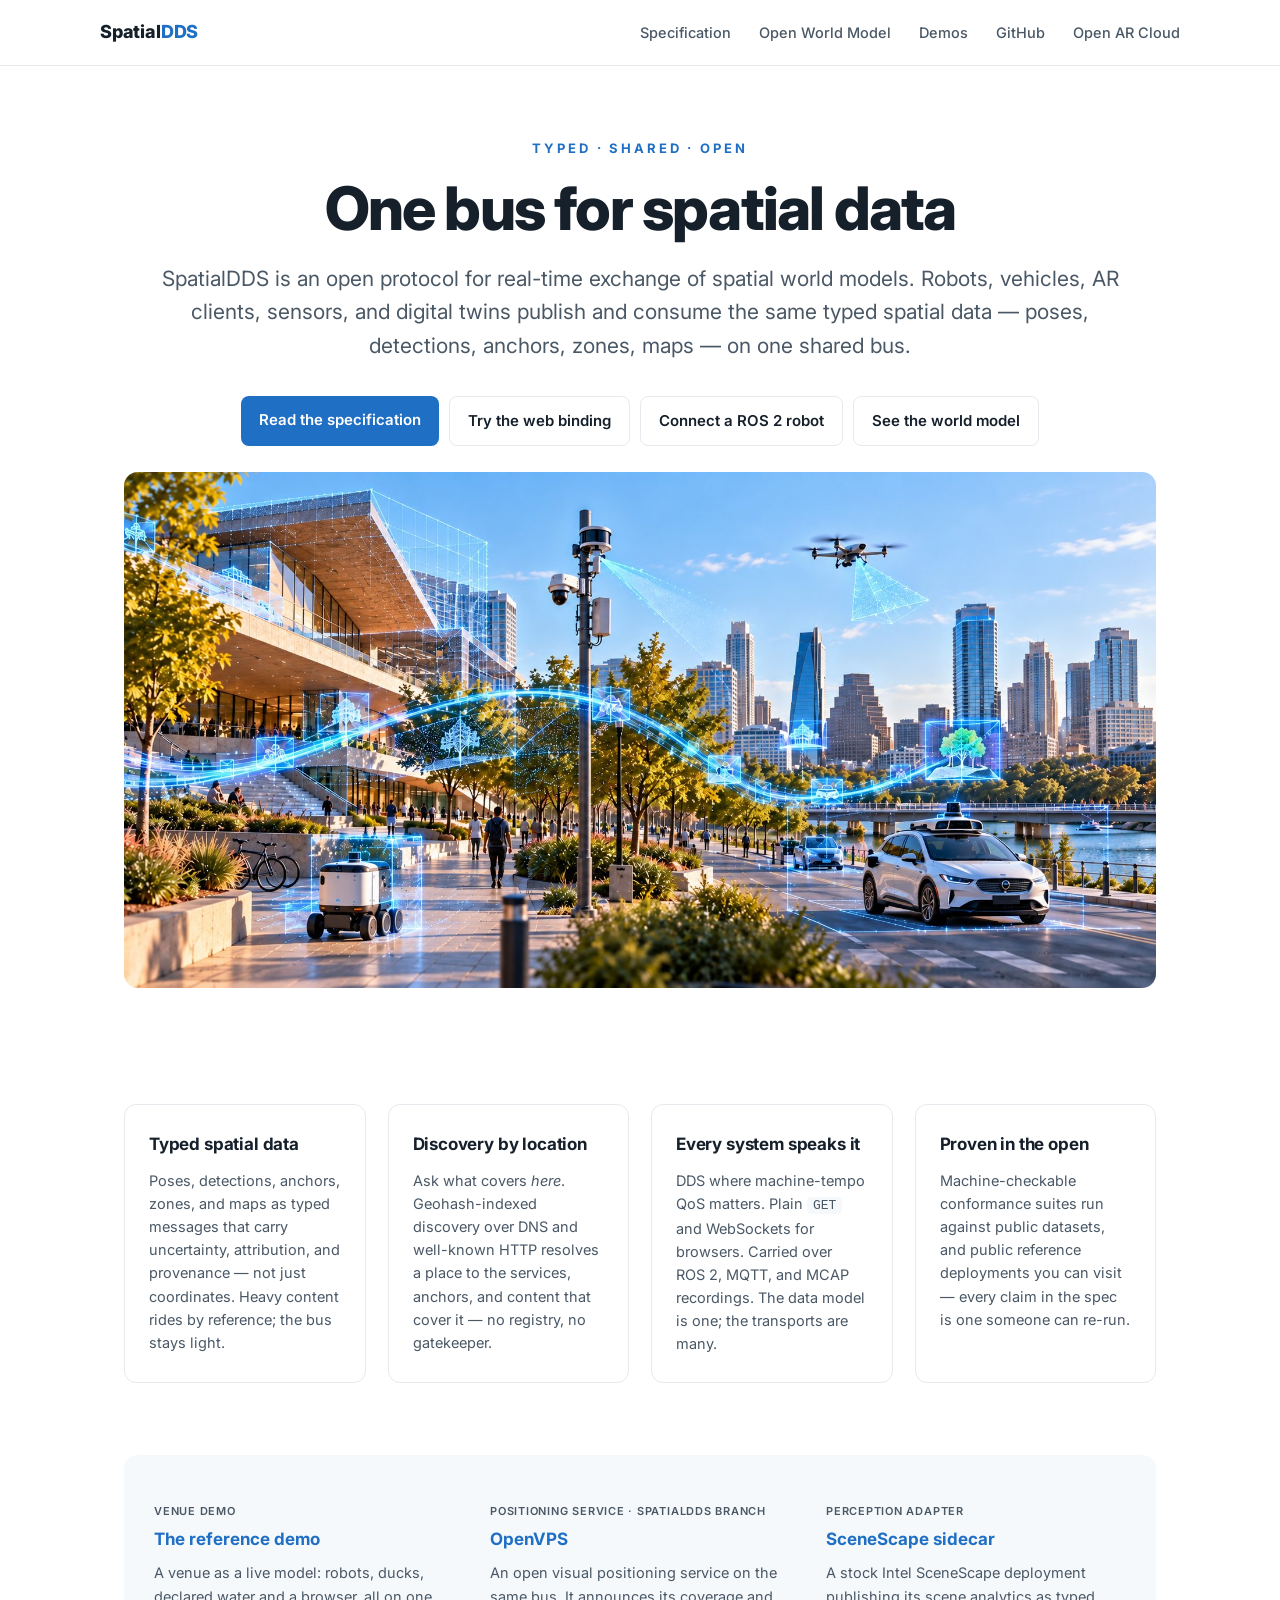
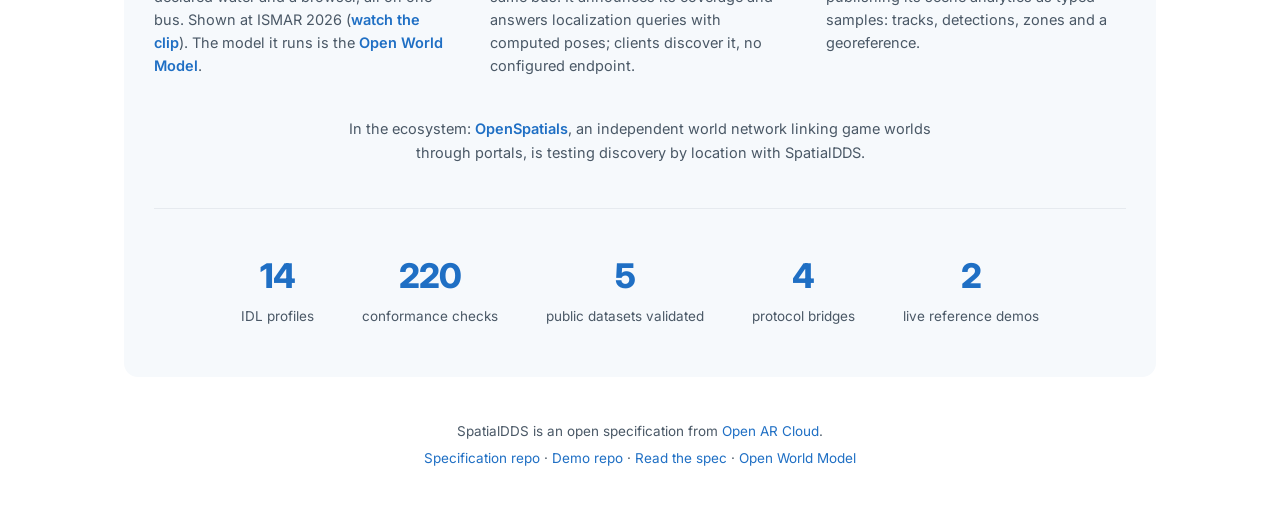
<file: site_overlay/index.html>
<!doctype html>
<html lang="en">
<head>
<meta charset="utf-8">
<meta name="viewport" content="width=device-width, initial-scale=1">
<title>SpatialDDS</title>
<meta name="description" content="An open protocol for real-time exchange of spatial world models. One shared, typed bus for robots, vehicles, AR clients, sensors, and digital twins.">
<meta property="og:title" content="SpatialDDS">
<meta property="og:description" content="An open protocol for real-time exchange of spatial world models. One shared, typed bus for robots, vehicles, AR clients, sensors, and digital twins.">
<meta property="og:image" content="https://spatialdds.org/assets/hero.jpg">
<meta property="og:url" content="https://spatialdds.org">
<meta property="og:type" content="website">
<meta name="twitter:card" content="summary_large_image">
<meta name="twitter:title" content="SpatialDDS">
<meta name="twitter:description" content="An open protocol for real-time exchange of spatial world models. One shared, typed bus for robots, vehicles, AR clients, sensors, and digital twins.">
<meta name="twitter:image" content="https://spatialdds.org/assets/hero.jpg">
<link rel="icon" href="data:image/svg+xml,<svg xmlns='http://www.w3.org/2000/svg' viewBox='0 0 100 100'><text y='.9em' font-size='90'>📡</text></svg>">
<link rel="preconnect" href="https://fonts.googleapis.com">
<link rel="preconnect" href="https://fonts.gstatic.com" crossorigin>
<link rel="stylesheet" href="https://fonts.googleapis.com/css2?family=Inter:wght@400;500;600;700;800&display=swap">
<style>
  :root {
    --ink: #16202b;
    --ink-2: #4a5866;
    --line: #e6eaef;
    --blue: #1f6fc4;
    --blue-dark: #174f8c;
    --wash: #f6f9fc;
    --max: 1080px;
  }
  * { box-sizing: border-box; margin: 0; }
  body {
    font-family: "Inter", -apple-system, "Segoe UI", sans-serif;
    color: var(--ink);
    background: #ffffff;
    line-height: 1.6;
    -webkit-font-smoothing: antialiased;
  }
  .wrap { max-width: var(--max); margin: 0 auto; padding: 0 24px; }

  /* nav */
  nav { border-bottom: 1px solid var(--line); }
  .nav-in { display: flex; align-items: center; justify-content: space-between; padding: 18px 0; }
  .brand { font-weight: 800; font-size: 18px; letter-spacing: -0.01em; color: var(--ink); text-decoration: none; }
  .brand span { color: var(--blue); }
  .nav-links { display: flex; gap: 28px; }
  .nav-links a { color: var(--ink-2); text-decoration: none; font-size: 14.5px; font-weight: 500; }
  .nav-links a:hover { color: var(--ink); }

  /* hero */
  header { text-align: center; padding: 72px 0 44px; }
  .kicker { font-size: 13px; font-weight: 700; letter-spacing: 0.22em; color: var(--blue); text-transform: uppercase; margin-bottom: 18px; }
  h1 { font-size: clamp(38px, 6vw, 60px); font-weight: 800; letter-spacing: -0.03em; line-height: 1.05; }
  .tagline { font-size: clamp(17px, 2.2vw, 21px); color: var(--ink-2); max-width: 46em; margin: 22px auto 0; }
  .ctas { margin-top: 34px; display: flex; gap: 10px; justify-content: center; flex-wrap: wrap; }
  .btn { display: inline-block; padding: 12px 18px; border-radius: 8px; font-weight: 600; font-size: 15px; text-decoration: none; white-space: nowrap; }
  .btn-primary { background: var(--blue); color: #fff; }
  .btn-primary:hover { background: var(--blue-dark); }
  .btn-ghost { border: 1px solid var(--line); color: var(--ink); }
  .btn-ghost:hover { border-color: var(--ink-2); }
  .hero-note { margin-top: 20px; font-size: 13.5px; color: var(--ink-2); }

  .hero-img { display: block; width: 100%; border-radius: 14px; margin: 26px 0 0; }
  .hero-cap { text-align: center; font-size: 13px; color: var(--ink-2); margin-top: 10px; }

  /* pillars */
  section { padding: 72px 0 0; }
  .grid { display: grid; grid-template-columns: repeat(auto-fit, minmax(240px, 1fr)); gap: 22px; }
  .card { border: 1px solid var(--line); border-radius: 12px; padding: 26px 24px; }
  .card h3 { font-size: 17px; font-weight: 700; margin-bottom: 10px; letter-spacing: -0.01em; }
  .card p { font-size: 14.5px; color: var(--ink-2); }
  .card code { font-size: 13px; background: var(--wash); padding: 1px 6px; border-radius: 4px; }

  /* numbers */
  .numbers { background: var(--wash); border-radius: 14px; margin-top: 72px; padding: 40px 24px; display: flex; flex-wrap: wrap; justify-content: center; gap: 48px; text-align: center; }
  .num b { display: block; font-size: 34px; font-weight: 800; color: var(--blue); letter-spacing: -0.02em; }
  .num span { font-size: 13.5px; color: var(--ink-2); }

  /* demos */
  .demo-grid { display: grid; grid-template-columns: repeat(auto-fit, minmax(300px, 1fr)); gap: 22px; }
  h2 { font-size: 28px; font-weight: 800; letter-spacing: -0.02em; margin-bottom: 8px; }
  .sec-sub { color: var(--ink-2); margin-bottom: 28px; max-width: 50em; }
  .demo { border: 1px solid var(--line); border-radius: 12px; padding: 26px 24px; }
  .demo h3 { font-size: 17px; font-weight: 700; margin-bottom: 8px; }
  .demo p { font-size: 14.5px; color: var(--ink-2); }
  .demo a { color: var(--blue); font-weight: 600; font-size: 14.5px; text-decoration: none; }
  .demo h3 a { color: var(--blue); font-size: inherit; font-weight: inherit; }
  .demo h3 a:hover, .demo p a:hover { text-decoration: underline; }
  .demo-kicker { font-size: 11px; letter-spacing: .12em; text-transform: uppercase; color: var(--ink-2); font-weight: 600; margin-bottom: 6px; }
  .demo-meta { font-size: 12.5px; color: var(--ink-2); margin-top: 10px; }

  /* proof band: the "See it running" panel, in the stats-row idiom */
  .proof { background: var(--wash); border-radius: 14px; padding: 48px 30px; }
  .proof h2 { text-align: center; }
  .proof .sec-sub { text-align: center; max-width: 44em; margin: 6px auto 38px; }
  .proof-cols { display: grid; grid-template-columns: repeat(3, 1fr); gap: 36px; }
  .proof-col .demo-kicker { letter-spacing: .07em; white-space: nowrap; }
  .proof-col h3 { font-size: 17px; font-weight: 700; margin: 2px 0 8px; }
  .proof-col h3 a { color: var(--blue); text-decoration: none; }
  .proof-col h3 a:hover, .proof-col p a:hover { text-decoration: underline; }
  .proof-col p { font-size: 14.5px; color: var(--ink-2); }
  .proof-col p a { color: var(--blue); font-weight: 600; text-decoration: none; }
  .proof-eco { margin: 40px auto 0; max-width: 44em; text-align: center; font-size: 14.5px; color: var(--ink-2); }
  .proof-eco a { color: var(--blue); font-weight: 600; text-decoration: none; }
  .proof-eco a:hover { text-decoration: underline; }
  .proof-numbers { display: flex; flex-wrap: wrap; justify-content: center; gap: 48px; text-align: center; border-top: 1px solid var(--line); margin-top: 44px; padding-top: 40px; }

  /* ecosystem strip */
  .eco { margin-top: 72px; border-top: 1px solid var(--line); border-bottom: 1px solid var(--line); padding: 26px 0; text-align: center; font-size: 14px; color: var(--ink-2); }
  .eco b { color: var(--ink); font-weight: 600; }

  /* latest — a slim one-line note under the CTAs, quieter than the buttons */
  .latest { margin-top: 18px; text-align: center; font-size: 14.5px; color: var(--ink-2); }
  .latest a { color: var(--blue); text-decoration: none; font-weight: 600; }
  .latest a:hover { text-decoration: underline; }

  footer { padding: 44px 0 56px; text-align: center; font-size: 13.5px; color: var(--ink-2); }
  footer a { color: var(--blue); text-decoration: none; }

  @media (max-width: 640px) {
    .nav-links { gap: 16px 18px; flex-wrap: wrap; justify-content: flex-end; }
    header { padding: 48px 0 32px; }
    section { padding: 52px 0 0; }
    .proof { padding: 36px 22px; }
    .proof-cols { grid-template-columns: 1fr; gap: 30px; }
    .proof-numbers { gap: 32px; margin-top: 36px; padding-top: 32px; }
  }
</style>
</head>
<body>

<nav><div class="wrap nav-in">
  <a class="brand" href="/">Spatial<span>DDS</span></a>
  <div class="nav-links">
    <a href="https://spatialdds.org/spec/">Specification</a>
    <a href="/owm/">Open World Model</a>
    <a href="https://github.com/OpenArCloud/SpatialDDS-demo">Demos</a>
    <a href="https://github.com/OpenArCloud/SpatialDDS-spec">GitHub</a>
    <a href="https://www.openarcloud.org">Open AR Cloud</a>
  </div>
</div></nav>

<div class="wrap">

<header>
  <div class="kicker">Typed &middot; Shared &middot; Open</div>
  <h1>One bus for spatial data</h1>
  <p class="tagline">SpatialDDS is an open protocol for real-time exchange of spatial world models.
  Robots, vehicles, AR clients, sensors, and digital twins publish and consume the same typed
  spatial data &mdash; poses, detections, anchors, zones, maps &mdash; on one shared bus.</p>
  <div class="ctas">
    <a class="btn btn-primary" href="https://spatialdds.org/spec/">Read the specification</a>
    <a class="btn btn-ghost" href="https://pypi.org/project/spatialdds/">Try the web binding</a>
    <a class="btn btn-ghost" href="https://pypi.org/project/spatialdds-ros/">Connect a ROS 2 robot</a>
    <a class="btn btn-ghost" href="/owm/">See the world model</a>
  </div>
  <img class="hero-img" src="assets/hero.jpg" alt="A city waterfront where a delivery robot, an autonomous car, a drone, sensor poles, and people with phones are all connected by one shared stream of spatial data.">
</header>

<section id="what">
  <div class="grid">
    <div class="card">
      <h3>Typed spatial data</h3>
      <p>Poses, detections, anchors, zones, and maps as typed messages that carry uncertainty,
      attribution, and provenance &mdash; not just coordinates. Heavy content rides by reference;
      the bus stays light.</p>
    </div>
    <div class="card">
      <h3>Discovery by location</h3>
      <p>Ask what covers <em>here</em>. Geohash-indexed discovery over DNS and well-known HTTP
      resolves a place to the services, anchors, and content that cover it &mdash; no registry,
      no gatekeeper.</p>
    </div>
    <div class="card">
      <h3>Every system speaks it</h3>
      <p>DDS where machine-tempo QoS matters. Plain <code>GET</code> and WebSockets for browsers.
      Carried over ROS&nbsp;2, MQTT, and MCAP recordings. The data model is one; the transports
      are many.</p>
    </div>
    <div class="card">
      <h3>Proven in the open</h3>
      <p>Machine-checkable conformance suites run against public datasets, and public reference
      deployments you can visit &mdash; every claim in the spec is one someone can re-run.</p>
    </div>
  </div>
</section>

<section id="see-it-running">
  <div class="proof">
    <div class="proof-cols">
      <div class="proof-col">
        <div class="demo-kicker">Venue demo</div>
        <h3><a href="https://github.com/OpenArCloud/SpatialDDS-demo">The reference demo</a></h3>
        <p>A venue as a live model: robots, ducks, declared water and a browser, all on one bus. Shown at ISMAR 2026 (<a href="https://youtu.be/WHcwNF5Grcc?si=fDaag-O8eROennOr" target="_blank" rel="noopener">watch the clip</a>). The model it runs is the <a href="/owm/">Open World Model</a>.</p>
      </div>
      <div class="proof-col">
        <div class="demo-kicker">Positioning service &middot; spatialdds branch</div>
        <h3><a href="https://github.com/OpenArCloud/openvps/tree/spatialdds">OpenVPS</a></h3>
        <p>An open visual positioning service on the same bus. It announces its coverage and answers localization queries with computed poses; clients discover it, no configured endpoint.</p>
      </div>
      <div class="proof-col">
        <div class="demo-kicker">Perception adapter</div>
        <h3><a href="https://github.com/OpenArCloud/spatialdds-scenescape">SceneScape sidecar</a></h3>
        <p>A stock Intel SceneScape deployment publishing its scene analytics as typed samples: tracks, detections, zones and a georeference.</p>
      </div>
    </div>
    <p class="proof-eco">In the ecosystem: <a href="https://openspatials.com/">OpenSpatials</a>, an independent world network linking game worlds through portals, is testing discovery by location with SpatialDDS.</p>
    <div class="proof-numbers">
      <div class="num"><b>14</b><span>IDL profiles</span></div>
      <div class="num"><b>220</b><span>conformance checks</span></div>
      <div class="num"><b>5</b><span>public datasets validated</span></div>
      <div class="num"><b>4</b><span>protocol bridges</span></div>
      <div class="num"><b>2</b><span>live reference demos</span></div>
    </div>
  </div>
</section>

<footer>
  <p>SpatialDDS is an open specification from <a href="https://www.openarcloud.org">Open AR Cloud</a>.</p>
  <p style="margin-top:6px"><a href="https://github.com/OpenArCloud/SpatialDDS-spec">Specification repo</a> &middot;
  <a href="https://github.com/OpenArCloud/SpatialDDS-demo">Demo repo</a> &middot;
  <a href="https://spatialdds.org/spec/">Read the spec</a> &middot;
  <a href="/owm/">Open World Model</a></p>
</footer>

</div>
</body>
</html>
</file>
